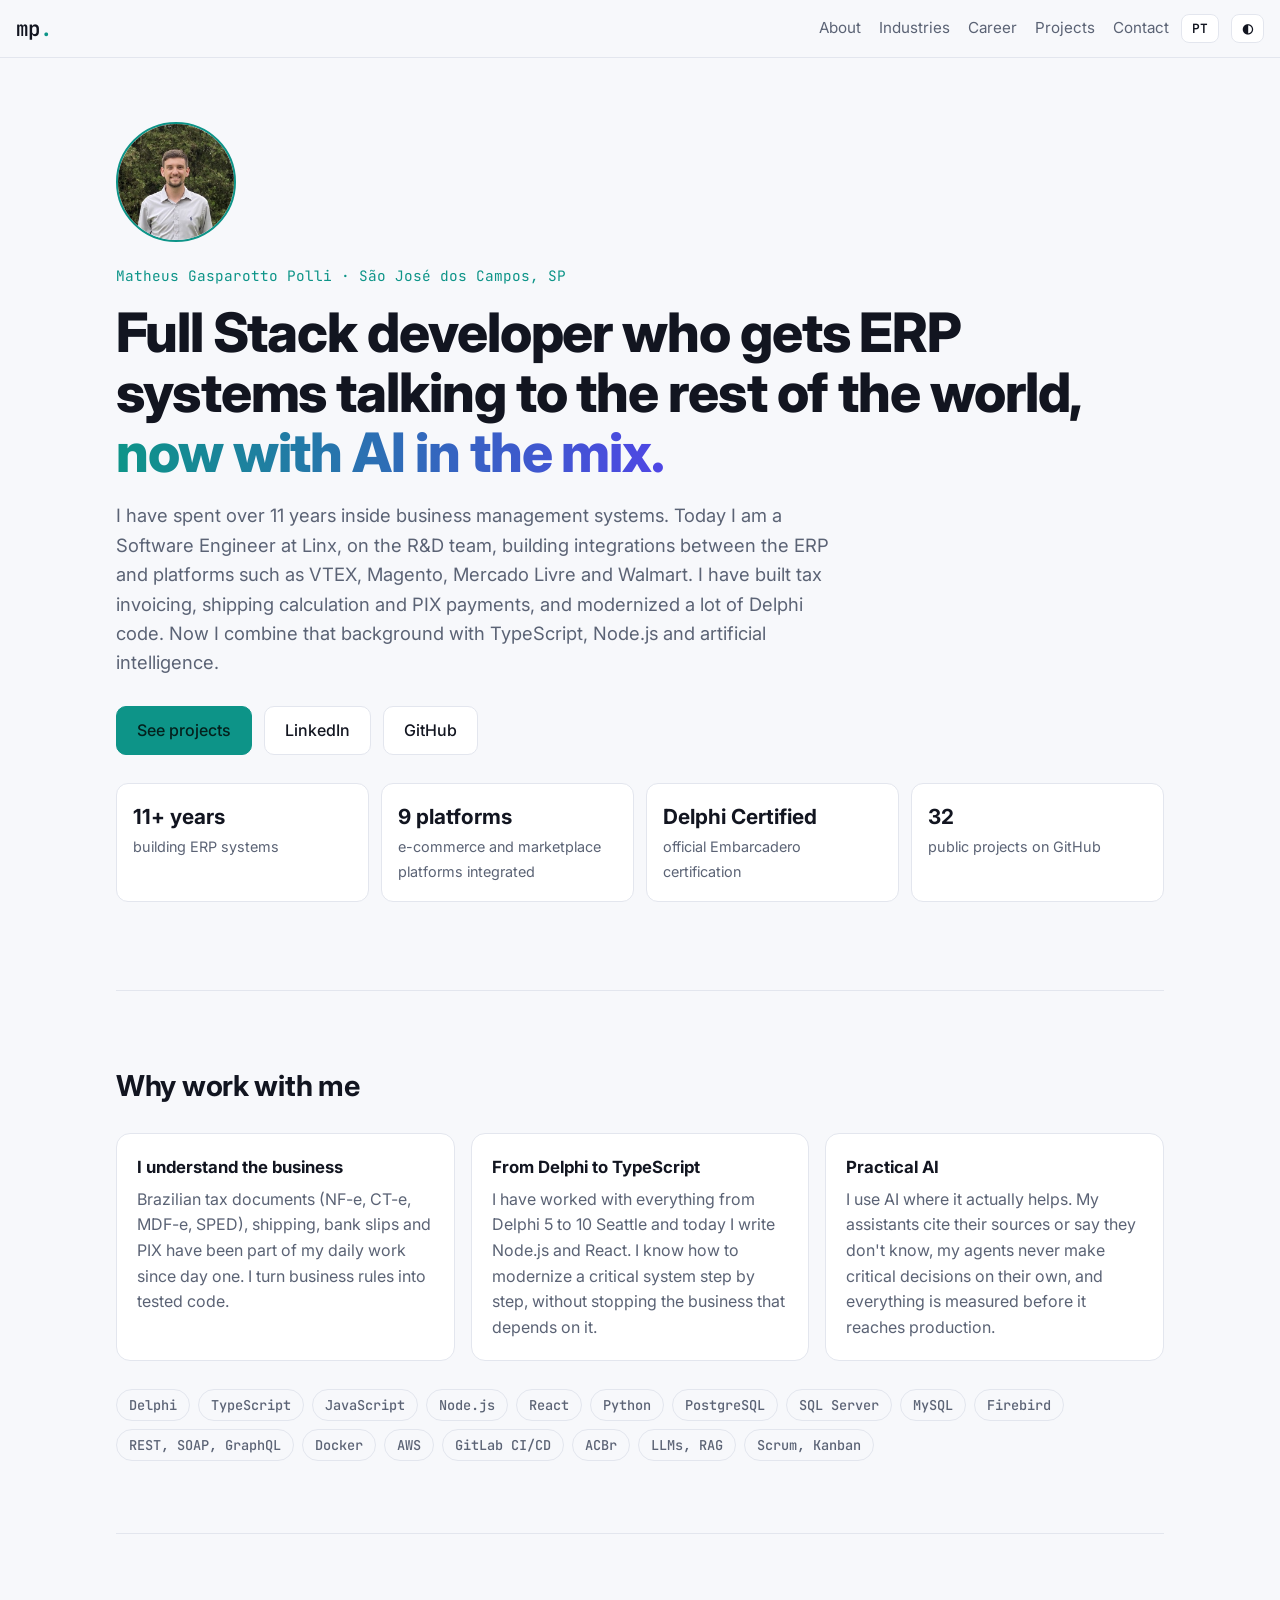
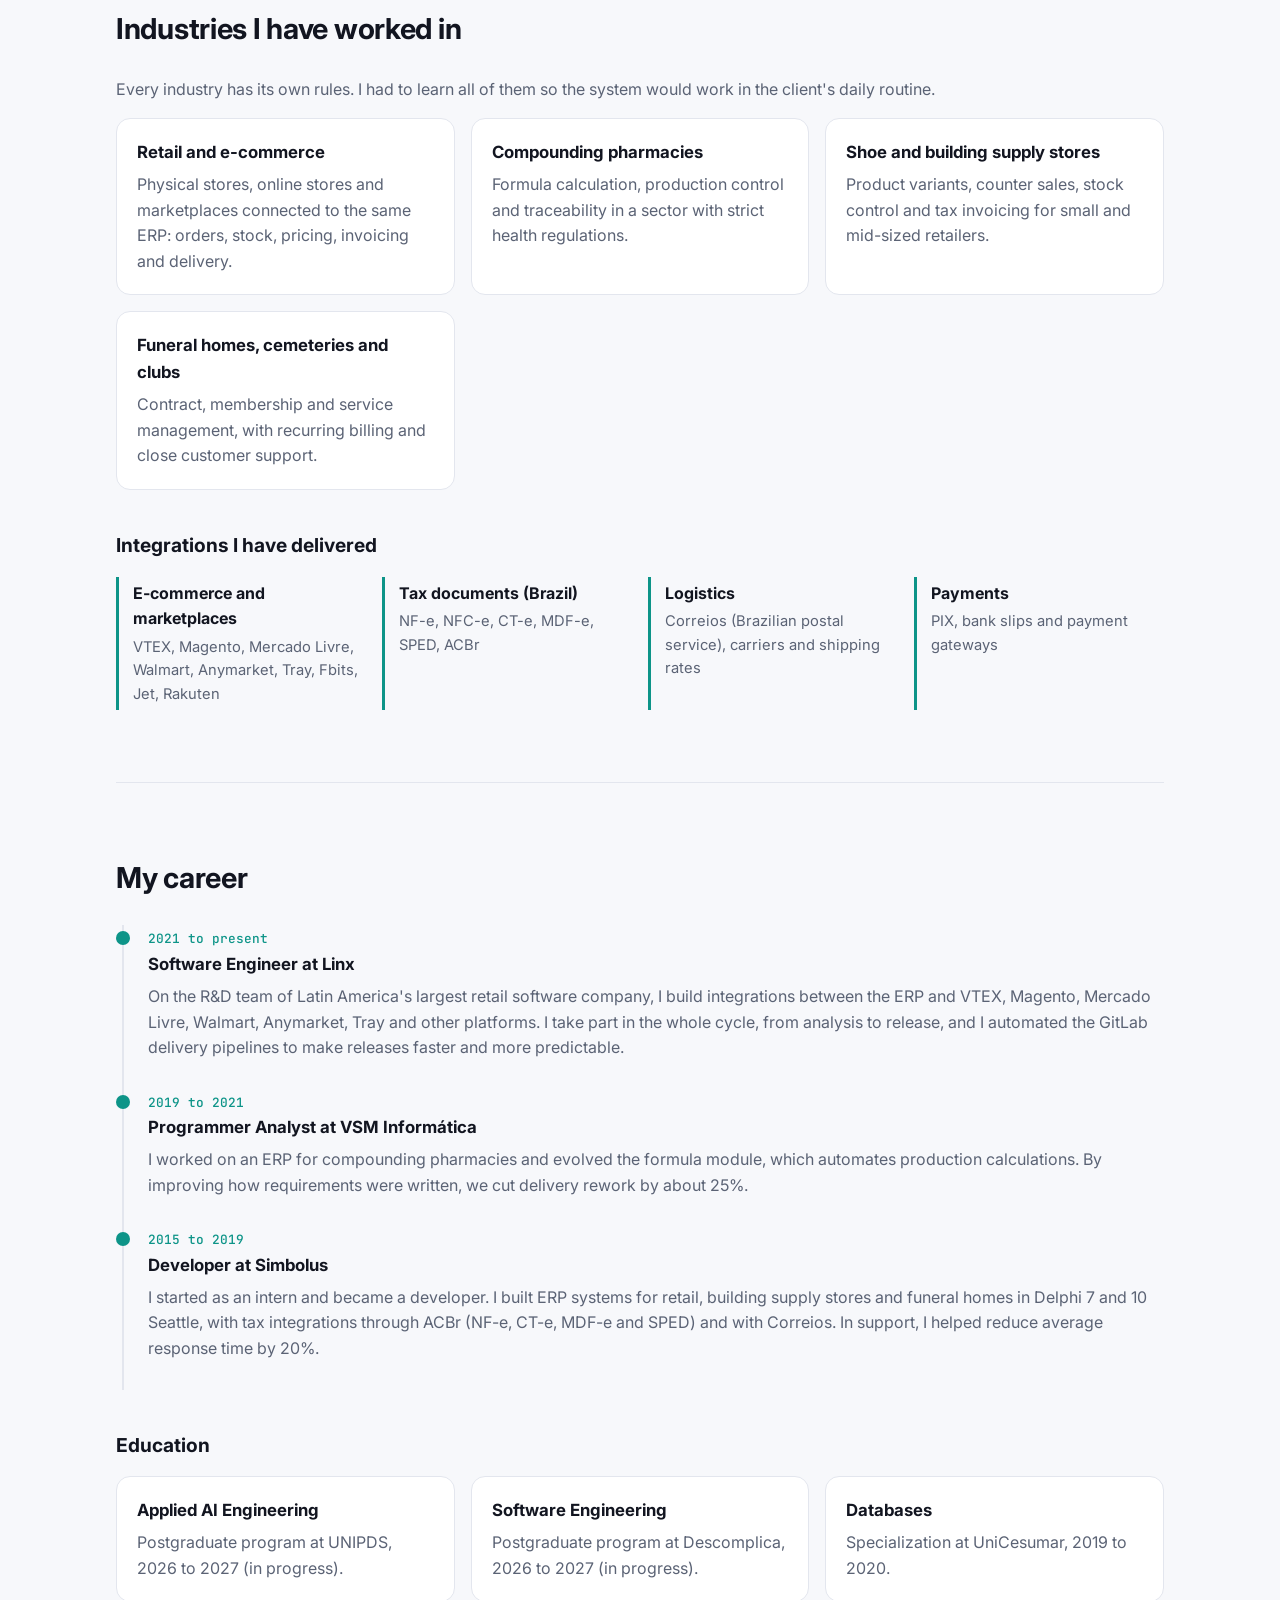
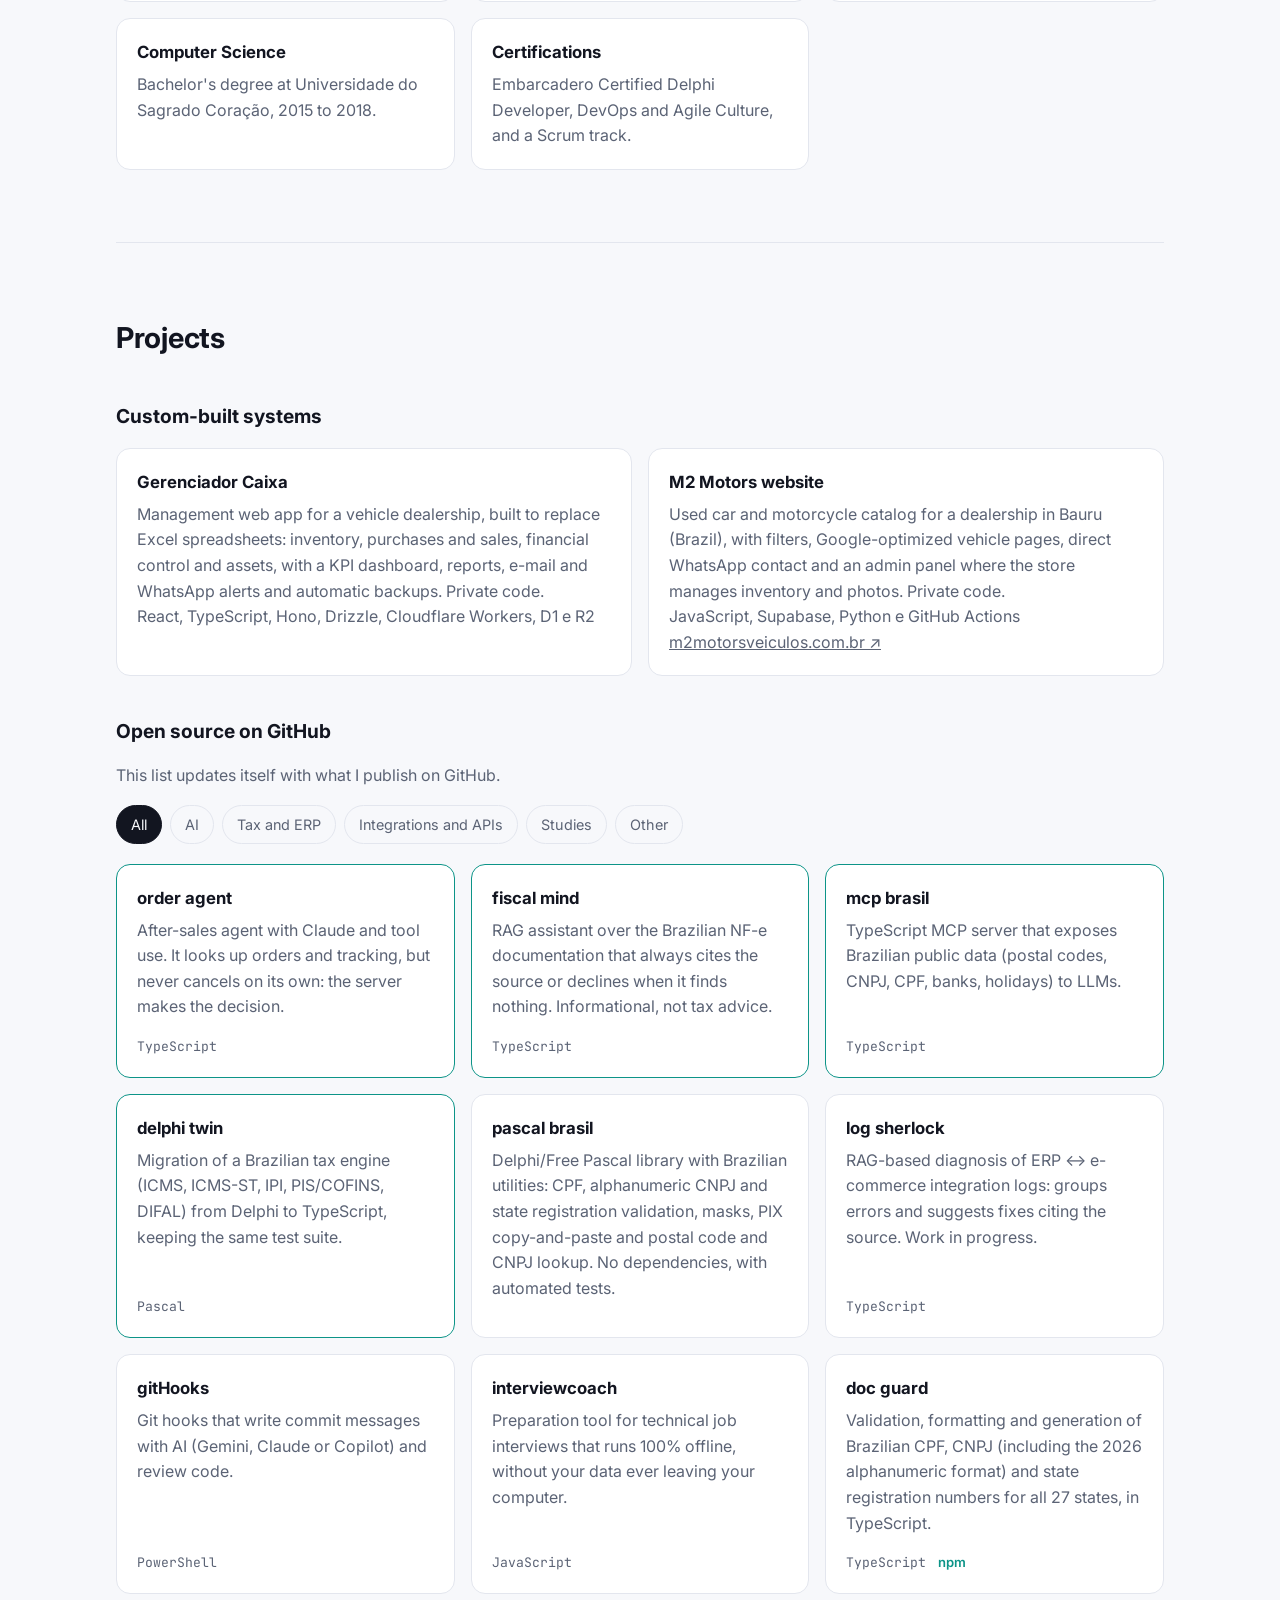
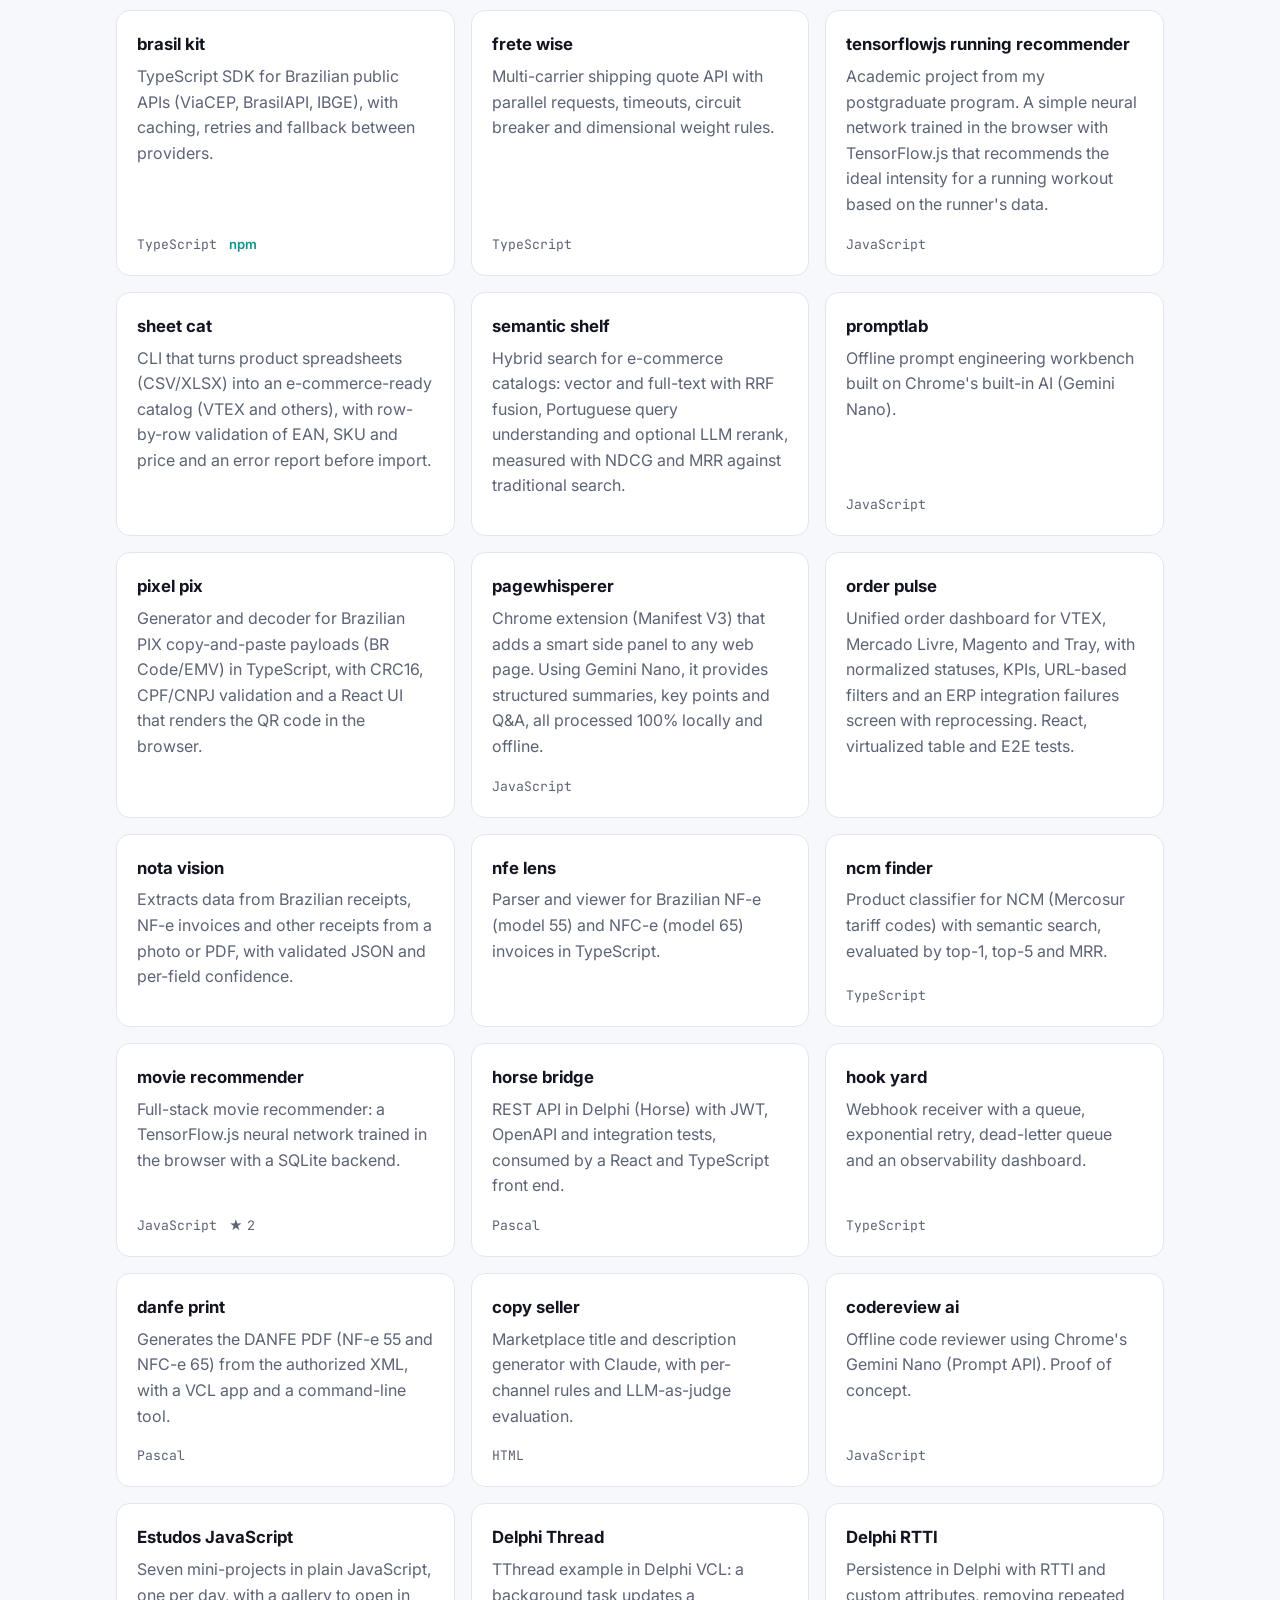
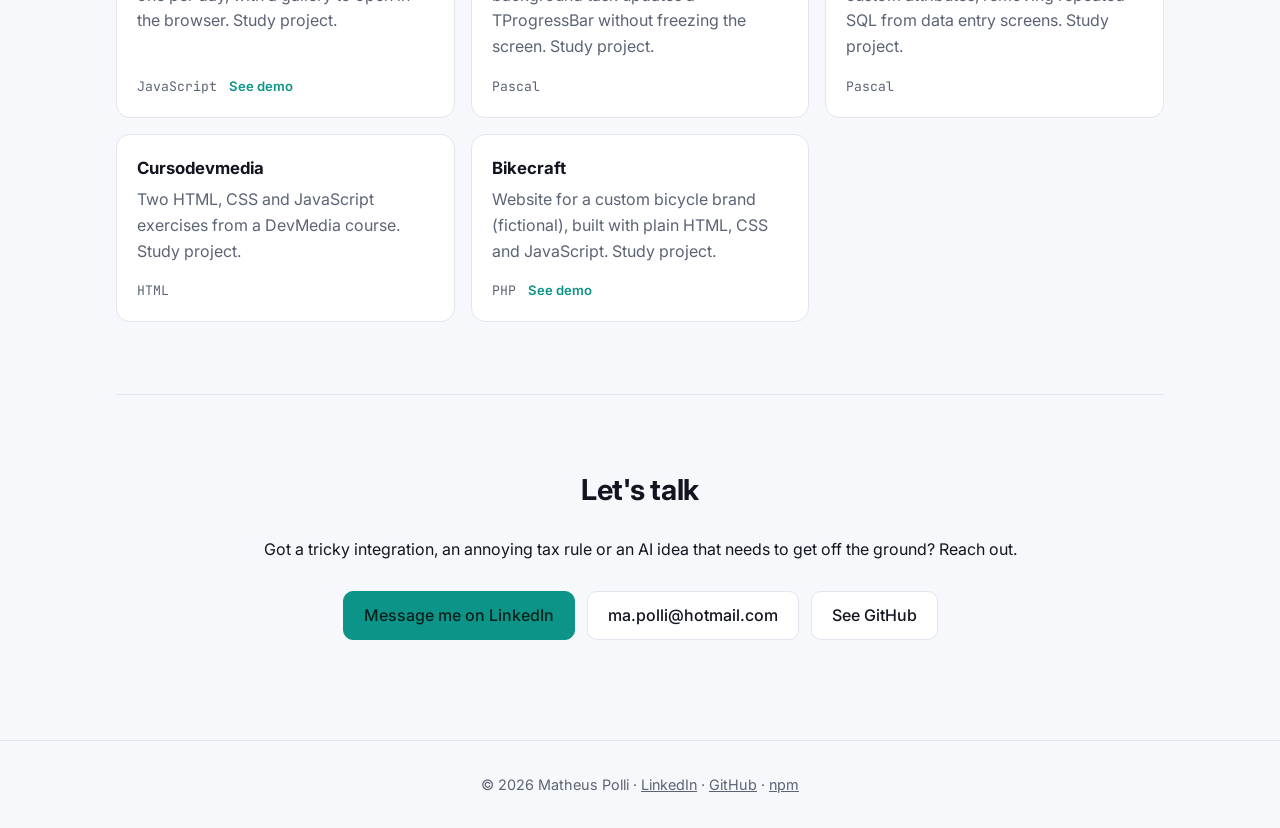
<file: index.html>
<!doctype html>
<html lang="pt-BR">
<head>
  <meta charset="utf-8">
  <meta name="viewport" content="width=device-width, initial-scale=1">
  <title>Matheus Polli | Desenvolvedor Full Stack, Integrações ERP e IA</title>
  <meta name="description" content="Matheus Polli, engenheiro de software na Linx com 11+ anos em ERP: integrações com marketplaces, NF-e e regras fiscais, Delphi, TypeScript, Node.js e IA aplicada.">
  <meta name="keywords" content="desenvolvedor full stack, engenheiro de software, integração ERP, integração com marketplace, VTEX, Mercado Livre, NF-e, CT-e, SPED, PIX, Delphi, TypeScript, Node.js, React, sistema para varejo, sistema para farmácia de manipulação, inteligência artificial, São José dos Campos">
  <meta name="author" content="Matheus Gasparotto Polli">
  <meta name="google-site-verification" content="e0LDjTfYCmeZa4Qo_Tx98kArmTmBjnlAzI5k0eFdmCk">
  <link rel="canonical" href="https://maatheuspolli.github.io/portifolio/">
  <meta property="og:type" content="website">
  <meta property="og:locale" content="pt_BR">
  <meta property="og:locale:alternate" content="en_US">
  <meta property="og:title" content="Matheus Polli | Desenvolvedor Full Stack">
  <meta property="og:description" content="Integrações ERP, documentos fiscais e IA aplicada. Veja meus projetos.">
  <meta property="og:image:alt" content="Foto de Matheus Polli">
  <meta property="og:url" content="https://maatheuspolli.github.io/portifolio/">
  <meta property="og:image" content="https://maatheuspolli.github.io/portifolio/img/foto.jpg">
  <meta name="twitter:card" content="summary">
  <link rel="icon" href="img/favicon.png">
  <script type="application/ld+json">
  {
    "@context": "https://schema.org",
    "@type": "Person",
    "name": "Matheus Gasparotto Polli",
    "jobTitle": "Engenheiro de Software",
    "worksFor": { "@type": "Organization", "name": "Linx" },
    "address": { "@type": "PostalAddress", "addressLocality": "São José dos Campos", "addressRegion": "SP", "addressCountry": "BR" },
    "url": "https://maatheuspolli.github.io/portifolio/",
    "image": "https://maatheuspolli.github.io/portifolio/img/foto.jpg",
    "email": "mailto:ma.polli@hotmail.com",
    "sameAs": ["https://www.linkedin.com/in/matheusgasparottopolli/", "https://github.com/MaatheusPolli", "https://www.npmjs.com/~matheuspolli"],
    "knowsAbout": ["Delphi", "TypeScript", "Node.js", "React", "Integração ERP", "Integração com marketplaces", "VTEX", "Mercado Livre", "NF-e", "CT-e", "MDF-e", "SPED", "PIX", "Sistemas para varejo", "Sistemas para farmácia de manipulação", "Inteligência Artificial", "RAG"],
    "alumniOf": [
      { "@type": "CollegeOrUniversity", "name": "Universidade do Sagrado Coração" },
      { "@type": "CollegeOrUniversity", "name": "UniCesumar" }
    ],
    "hasCredential": { "@type": "EducationalOccupationalCredential", "name": "Embarcadero Certified Delphi Developer" }
  }
  </script>
  <script>
    // Aplica o tema salvo antes de pintar a página, para não piscar
    try {
      const t = localStorage.getItem("theme");
      if (t) document.documentElement.dataset.theme = t;
    } catch (e) {}
  </script>
  <link rel="preconnect" href="https://fonts.googleapis.com">
  <link href="https://fonts.googleapis.com/css2?family=Inter:wght@400;500;600;800&family=JetBrains+Mono:wght@500&display=swap" rel="stylesheet">
  <link rel="stylesheet" href="style.css">
</head>
<body>
  <header class="nav">
    <a class="logo" href="#">mp<span>.</span></a>
    <nav>
      <a href="#sobre" data-i18n="nav.about">Sobre</a>
      <a href="#setores" data-i18n="nav.sectors">Setores</a>
      <a href="#trajetoria" data-i18n="nav.career">Trajetória</a>
      <a href="#projetos" data-i18n="nav.projects">Projetos</a>
      <a href="#contato" data-i18n="nav.contact">Contato</a>
      <button id="lang-toggle" class="toggle" type="button" aria-label="Mudar idioma">EN</button>
      <button id="theme-toggle" class="toggle" type="button" aria-label="Alternar tema claro e escuro / Toggle light and dark theme">◐</button>
    </nav>
  </header>

  <main>
    <section class="hero">
      <img class="avatar" src="img/foto.jpg" alt="Matheus Polli" width="120" height="120">
      <p class="kicker">Matheus Gasparotto Polli · São José dos Campos, SP</p>
      <h1 data-i18n="hero.title">Desenvolvedor Full Stack que faz o ERP conversar com o resto do mundo, <em>agora com IA no meio.</em></h1>
      <p class="lead" data-i18n="hero.lead">São mais de 11 anos dentro de sistemas de gestão. Hoje sou engenheiro de software na Linx, no time de P&amp;D, e cuido das integrações entre o ERP e plataformas como VTEX, Magento, Mercado Livre e Walmart. Já emiti nota fiscal, calculei frete, integrei PIX e modernizei muito código Delphi. Agora junto essa bagagem com TypeScript, Node.js e inteligência artificial.</p>
      <div class="cta">
        <a class="btn primary" href="#projetos" data-i18n="hero.cta">Ver projetos</a>
        <a class="btn" href="https://www.linkedin.com/in/matheusgasparottopolli/" target="_blank" rel="noopener">LinkedIn</a>
        <a class="btn" href="https://github.com/MaatheusPolli" target="_blank" rel="noopener">GitHub</a>
      </div>
      <ul class="stats">
        <li><strong data-i18n="stats.years">11+ anos</strong><span data-i18n="stats.yearsTxt">desenvolvendo sistemas ERP</span></li>
        <li><strong data-i18n="stats.platforms">9 plataformas</strong><span data-i18n="stats.platformsTxt">de e-commerce e marketplace integradas</span></li>
        <li><strong data-i18n="stats.cert">Certificado Delphi</strong><span data-i18n="stats.certTxt">certificação oficial Embarcadero</span></li>
        <li><strong id="stat-count">30+</strong><span data-i18n="stats.repos">projetos públicos no GitHub</span></li>
      </ul>
    </section>

    <section id="sobre">
      <h2 data-i18n="about.title">Por que trabalhar comigo</h2>
      <div class="cards three">
        <article><h3 data-i18n="about.c1t">Entendo o negócio</h3><p data-i18n="about.c1">NF-e, CT-e, MDF-e, SPED, frete, boleto e PIX fazem parte do meu dia a dia desde o começo da carreira. Você não precisa me explicar o que é CFOP. Eu transformo a regra em código com teste.</p></article>
        <article><h3 data-i18n="about.c2t">Do Delphi ao TypeScript</h3><p data-i18n="about.c2">Trabalhei do Delphi 5 ao 10 Seattle e hoje escrevo Node.js e React. Sei modernizar um sistema crítico aos poucos, sem parar a operação de quem depende dele.</p></article>
        <article><h3 data-i18n="about.c3t">IA com pé no chão</h3><p data-i18n="about.c3">Uso IA onde ela ajuda de fato. Meus assistentes citam a fonte ou dizem que não sabem, meus agentes não tomam decisão crítica sozinhos e tudo é medido antes de ir para produção.</p></article>
      </div>
      <div class="stack">
        <span>Delphi</span><span>TypeScript</span><span>JavaScript</span><span>Node.js</span><span>React</span><span>Python</span><span>PostgreSQL</span><span>SQL Server</span><span>MySQL</span><span>Firebird</span><span>REST, SOAP, GraphQL</span><span>Docker</span><span>AWS</span><span>GitLab CI/CD</span><span>ACBr</span><span>LLMs, RAG</span><span>Scrum, Kanban</span>
      </div>
    </section>

    <section id="setores">
      <h2 data-i18n="sectors.title">Setores em que já atuei</h2>
      <p class="muted" data-i18n="sectors.sub">Cada segmento tem suas regras. Já precisei entender todas elas para o sistema funcionar no dia a dia do cliente.</p>
      <div class="cards three">
        <article><h3 data-i18n="sectors.s1t">Varejo e e-commerce</h3><p data-i18n="sectors.s1">Lojas físicas, lojas virtuais e marketplaces conectados ao mesmo ERP: pedidos, estoque, preço, nota fiscal e entrega.</p></article>
        <article><h3 data-i18n="sectors.s2t">Farmácias de manipulação</h3><p data-i18n="sectors.s2">Cálculo de fórmulas, controle de produção e rastreabilidade em um setor com regras sanitárias rígidas.</p></article>
        <article><h3 data-i18n="sectors.s3t">Lojas de calçados e materiais de construção</h3><p data-i18n="sectors.s3">Grade de produtos, vendas no balcão, controle de estoque e emissão fiscal para o pequeno e médio varejo.</p></article>
        <article><h3 data-i18n="sectors.s4t">Funerárias, cemitérios e clubes</h3><p data-i18n="sectors.s4">Gestão de contratos, mensalidades e serviços, com cobrança recorrente e atendimento próximo ao cliente.</p></article>
      </div>

      <h3 class="subtitle" data-i18n="integ.title">Integrações que já entreguei</h3>
      <div class="integrations">
        <div><h4 data-i18n="integ.g1">E-commerce e marketplaces</h4><p>VTEX, Magento, Mercado Livre, Walmart, Anymarket, Tray, Fbits, Jet, Rakuten</p></div>
        <div><h4 data-i18n="integ.g2">Fiscal</h4><p>NF-e, NFC-e, CT-e, MDF-e, SPED, ACBr</p></div>
        <div><h4 data-i18n="integ.g3">Logística</h4><p data-i18n="integ.g3t">Correios, transportadoras e cálculo de frete</p></div>
        <div><h4 data-i18n="integ.g4">Pagamentos</h4><p data-i18n="integ.g4t">PIX, boletos e gateways de pagamento</p></div>
      </div>
    </section>

    <section id="trajetoria">
      <h2 data-i18n="career.title">Minha trajetória</h2>
      <ol class="timeline">
        <li><span class="when" data-i18n="career.j1d">2021 até hoje</span><h3 data-i18n="career.j1t">Engenheiro de Software na Linx</h3><p data-i18n="career.j1">No time de P&amp;D da maior empresa de software para varejo da América Latina, desenvolvo as integrações entre o ERP e VTEX, Magento, Mercado Livre, Walmart, Anymarket, Tray e outras plataformas. Participo do ciclo inteiro, da análise à publicação, e automatizei as esteiras de entrega no GitLab para deixar os lançamentos mais rápidos e previsíveis.</p></li>
        <li><span class="when" data-i18n="career.j2d">2019 a 2021</span><h3 data-i18n="career.j2t">Analista Programador na VSM Informática</h3><p data-i18n="career.j2">Trabalhei no ERP para farmácias de manipulação e evoluí o módulo de fórmulas, que automatiza cálculos da produção. Revisando a forma como os requisitos eram escritos, reduzimos o retrabalho nas entregas em cerca de 25%.</p></li>
        <li><span class="when" data-i18n="career.j3d">2015 a 2019</span><h3 data-i18n="career.j3t">Desenvolvedor na Simbolus</h3><p data-i18n="career.j3">Comecei como estagiário e virei desenvolvedor. Fiz ERP para varejo, materiais de construção e funerárias em Delphi 7 e 10 Seattle, com integrações fiscais via ACBr (NF-e, CT-e, MDF-e e SPED) e com os Correios. No suporte, ajudei a reduzir em 20% o tempo médio de resposta aos clientes.</p></li>
      </ol>

      <h3 class="subtitle" data-i18n="edu.title">Formação</h3>
      <div class="cards three">
        <article><h3 data-i18n="edu.e1t">Engenharia de IA Aplicada</h3><p data-i18n="edu.e1">Pós-graduação na UNIPDS, de 2026 a 2027 (em andamento).</p></article>
        <article><h3 data-i18n="edu.e2t">Engenharia de Software</h3><p data-i18n="edu.e2">Pós-graduação na Descomplica, de 2026 a 2027 (em andamento).</p></article>
        <article><h3 data-i18n="edu.e3t">Banco de Dados</h3><p data-i18n="edu.e3">Especialização na UniCesumar, de 2019 a 2020.</p></article>
        <article><h3 data-i18n="edu.e4t">Ciência da Computação</h3><p data-i18n="edu.e4">Graduação na Universidade do Sagrado Coração, de 2015 a 2018.</p></article>
        <article><h3 data-i18n="edu.e5t">Certificações</h3><p data-i18n="edu.e5">Desenvolvedor Delphi certificado pela Embarcadero, cultura DevOps e ágil e trilha de Scrum.</p></article>
      </div>
    </section>

    <section id="projetos">
      <h2 data-i18n="proj.title">Projetos</h2>
      <h3 class="subtitle" data-i18n="pro.title">Sistemas sob medida</h3>
      <div class="cards three">
        <article><h3 data-i18n="pro.p1t">Gerenciador Caixa</h3><p data-i18n="pro.p1">Sistema web de gestão para revenda de veículos, criado para substituir planilhas Excel: estoque, compra e venda, controle financeiro e patrimônio, com painel de indicadores, relatórios, alertas por e-mail e WhatsApp e backup automático. Código privado.</p><p class="muted">React, TypeScript, Hono, Drizzle, Cloudflare Workers, D1 e R2</p></article>
        <article><h3 data-i18n="pro.p2t">Site M2 Motors</h3><p data-i18n="pro.p2">Catálogo de carros e motos seminovos de uma loja de Bauru (SP), com filtros, páginas por veículo otimizadas para o Google, contato direto pelo WhatsApp e painel para a loja cadastrar o estoque e as fotos. Código privado.</p><p class="muted">JavaScript, Supabase, Python e GitHub Actions</p><p><a href="http://www.m2motorsveiculos.com.br/" target="_blank" rel="noopener">m2motorsveiculos.com.br ↗</a></p></article>
      </div>
      <h3 class="subtitle" data-i18n="proj.gh">Código aberto no GitHub</h3>
      <p class="muted" data-i18n="proj.sub">Esta lista se atualiza sozinha com o que publico no GitHub.</p>
      <div class="filters" role="tablist">
        <button class="on" data-cat="all" data-i18n="cat.all">Todos</button>
        <button data-cat="ia" data-i18n="cat.ia">IA</button>
        <button data-cat="fiscal" data-i18n="cat.fiscal">Fiscal e ERP</button>
        <button data-cat="integracoes" data-i18n="cat.integracoes">Integrações e APIs</button>
        <button data-cat="estudos" data-i18n="cat.estudos">Estudos</button>
        <button data-cat="outros" data-i18n="cat.outros">Outros</button>
      </div>
      <div id="grid" class="cards grid"><p class="muted">Carregando projetos...</p></div>
    </section>

    <section id="contato" class="contact">
      <h2 data-i18n="contact.title">Vamos conversar?</h2>
      <p data-i18n="contact.text">Tem uma integração complicada, uma regra fiscal chata ou uma ideia com IA que precisa sair do papel? Me chama.</p>
      <div class="cta">
        <a class="btn primary" href="https://www.linkedin.com/in/matheusgasparottopolli/" target="_blank" rel="noopener" data-i18n="contact.linkedin">Falar no LinkedIn</a>
        <a class="btn" href="mailto:ma.polli@hotmail.com">ma.polli@hotmail.com</a>
        <a class="btn" href="https://github.com/MaatheusPolli" target="_blank" rel="noopener" data-i18n="contact.github">Ver GitHub</a>
      </div>
    </section>
  </main>

  <footer>© <span id="year"></span> Matheus Polli · <a href="https://www.linkedin.com/in/matheusgasparottopolli/" target="_blank" rel="noopener">LinkedIn</a> · <a href="https://github.com/MaatheusPolli" target="_blank" rel="noopener">GitHub</a> · <a href="https://www.npmjs.com/~matheuspolli" target="_blank" rel="noopener">npm</a></footer>
  <script src="i18n.js"></script>
  <script src="app.js"></script>
  <script data-goatcounter="https://matheuspolli.goatcounter.com/count" async src="//gc.zgo.at/count.js"></script>
</body>
</html>
</file>
<file: style.css>
:root {
  --bg: #0b0d12; --surface: #141821; --line: #232938; --text: #e8ecf3; --muted: #9099ab;
  --accent: #5eead4; --accent-2: #818cf8;
}
@media (prefers-color-scheme: light) {
  :root:not([data-theme="dark"]) { --bg: #f7f8fb; --surface: #fff; --line: #e3e6ee; --text: #121520; --muted: #5b6375; --accent: #0d9488; --accent-2: #4f46e5; }
}
:root[data-theme="light"] { --bg: #f7f8fb; --surface: #fff; --line: #e3e6ee; --text: #121520; --muted: #5b6375; --accent: #0d9488; --accent-2: #4f46e5; }
.toggle { margin-left: 12px; font: 600 .8rem "JetBrains Mono", monospace; padding: 5px 10px; border: 1px solid var(--line); border-radius: 8px; background: var(--surface); color: var(--text); cursor: pointer; }
.toggle:hover { border-color: var(--accent); }
.nav nav { display: flex; align-items: center; flex-wrap: wrap; justify-content: flex-end; }
.integrations { display: grid; grid-template-columns: repeat(auto-fit, minmax(220px, 1fr)); gap: 16px; }
.integrations div { border-left: 3px solid var(--accent); padding: 4px 0 4px 14px; }
.integrations h4 { margin: 0 0 4px; }
.integrations p { margin: 0; color: var(--muted); font-size: .92rem; }
* { box-sizing: border-box; }
html { scroll-behavior: smooth; }
body { margin: 0; background: var(--bg); color: var(--text); font: 16px/1.6 Inter, system-ui, sans-serif; }
a { color: inherit; }
main { max-width: 1080px; margin: 0 auto; padding: 0 16px; }
section { padding: 72px 0; border-top: 1px solid var(--line); }
h1 { font-size: clamp(2rem, 5vw, 3.4rem); line-height: 1.1; letter-spacing: -.02em; margin: .3em 0; font-weight: 800; }
h1 em { font-style: normal; background: linear-gradient(90deg, var(--accent), var(--accent-2)); -webkit-background-clip: text; background-clip: text; color: transparent; }
h2 { font-size: 1.8rem; margin: 0 0 24px; letter-spacing: -.01em; }
h3 { margin: 0 0 6px; font-size: 1.05rem; }
.muted { color: var(--muted); }

.nav { position: sticky; top: 0; z-index: 9; display: flex; justify-content: space-between; align-items: center; padding: 14px 16px; background: color-mix(in srgb, var(--bg) 85%, transparent); backdrop-filter: blur(8px); border-bottom: 1px solid var(--line); }
.logo { font: 600 1.3rem "JetBrains Mono", monospace; text-decoration: none; }
.logo span { color: var(--accent); }
.nav nav a { margin-left: 18px; text-decoration: none; color: var(--muted); font-size: .95rem; }
.nav nav a:hover { color: var(--text); }

.hero { border-top: 0; padding-top: 64px; }
.avatar { object-fit: cover; border-radius: 50%; border: 2px solid var(--accent); }
.kicker { font-family: "JetBrains Mono", monospace; color: var(--accent); font-size: .9rem; }
.lead { font-size: 1.15rem; color: var(--muted); max-width: 720px; }
.cta { display: flex; flex-wrap: wrap; gap: 12px; margin: 28px 0; }
.btn { padding: 11px 20px; border: 1px solid var(--line); border-radius: 10px; text-decoration: none; font-weight: 500; background: var(--surface); }
.btn:hover { border-color: var(--accent); }
.btn.primary { background: var(--accent); color: #04211d; border-color: var(--accent); }
.stats { list-style: none; padding: 0; display: grid; grid-template-columns: repeat(auto-fit, minmax(180px, 1fr)); gap: 12px; }
.stats li { background: var(--surface); border: 1px solid var(--line); border-radius: 12px; padding: 16px; }
.stats strong { display: block; font-size: 1.3rem; }
.stats span { color: var(--muted); font-size: .9rem; }

.cards { display: grid; gap: 16px; }
.cards.three { grid-template-columns: repeat(auto-fit, minmax(260px, 1fr)); }
.cards.grid { grid-template-columns: repeat(auto-fill, minmax(300px, 1fr)); }
.cards article { background: var(--surface); border: 1px solid var(--line); border-radius: 14px; padding: 20px; display: flex; flex-direction: column; }
.cards article p { color: var(--muted); margin: 0; }
.stack { display: flex; flex-wrap: wrap; gap: 8px; margin-top: 28px; }
.stack span { font: 500 .85rem "JetBrains Mono", monospace; padding: 6px 12px; border: 1px solid var(--line); border-radius: 999px; color: var(--muted); }

.timeline { list-style: none; padding: 0; border-left: 2px solid var(--line); margin-left: 6px; }
.timeline li { position: relative; padding: 0 0 28px 24px; }
.timeline li::before { content: ""; position: absolute; left: -8px; top: 6px; width: 14px; height: 14px; border-radius: 50%; background: var(--accent); }
.timeline .when { font: 500 .8rem "JetBrains Mono", monospace; color: var(--accent); }
.timeline p { color: var(--muted); margin: 0; }

.filters { display: flex; flex-wrap: wrap; gap: 8px; margin-bottom: 20px; }
.filters button { font: inherit; font-size: .9rem; padding: 7px 14px; border-radius: 999px; border: 1px solid var(--line); background: transparent; color: var(--muted); cursor: pointer; }
.filters button.on { background: var(--text); color: var(--bg); border-color: var(--text); }
.project h3 a { text-decoration: none; }
.project h3 a:hover { color: var(--accent); }
.project .meta { margin-top: auto; padding-top: 16px; display: flex; gap: 12px; flex-wrap: wrap; font-size: .82rem; color: var(--muted); align-items: center; }
.project .tag { font-family: "JetBrains Mono", monospace; }
.project .demo { color: var(--accent); text-decoration: none; font-weight: 600; }
.project.featured { border-color: var(--accent); }

.contact { text-align: center; }
.contact .cta { justify-content: center; }
footer a { color: inherit; }
footer { text-align: center; color: var(--muted); padding: 32px 16px; font-size: .9rem; border-top: 1px solid var(--line); }
@media (max-width: 600px) { .nav nav a { margin-left: 10px; font-size: .85rem; } }
.subtitle { margin: 40px 0 16px; font-size: 1.2rem; }
</file>
